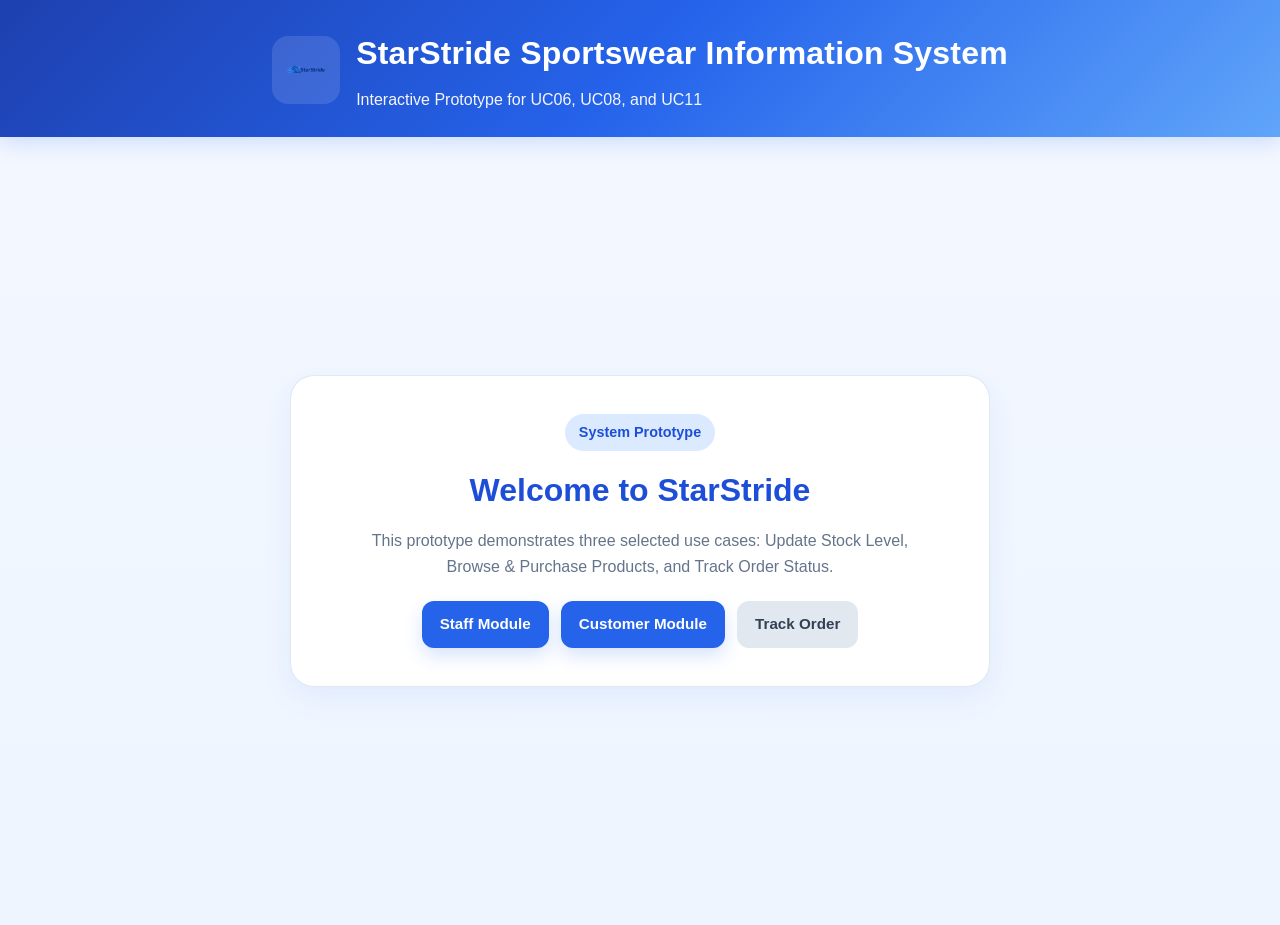
<file: index.html>
<!DOCTYPE html>
<html lang="en">
<head>
  <meta charset="UTF-8" />
  <meta name="viewport" content="width=device-width, initial-scale=1.0" />
  <title>StarStride Sportswear Information System</title>
  <link rel="stylesheet" href="styles.css" />
</head>
<body onload="initData()">
  <header class="header">
    <div class="header-inner">
      <div class="brand">
        <img src="logo.png" alt="StarStride Logo" class="logo" />
        <div>
          <h1>StarStride Sportswear Information System</h1>
          <p>Interactive Prototype for UC06, UC08, and UC11</p>
        </div>
      </div>
    </div>
  </header>

  <main class="container center-page">
    <section class="hero-card">
      <span class="badge">System Prototype</span>
      <h2>Welcome to StarStride</h2>
      <p>
        This prototype demonstrates three selected use cases:
        Update Stock Level, Browse &amp; Purchase Products, and Track Order Status.
      </p>

      <div class="home-button-group">
        <a class="btn" href="staff.html">Staff Module</a>
        <a class="btn" href="customer.html">Customer Module</a>
        <a class="btn secondary" href="track.html">Track Order</a>
      </div>
    </section>
  </main>

  <script src="app.js"></script>
</body>
</html>
</file>
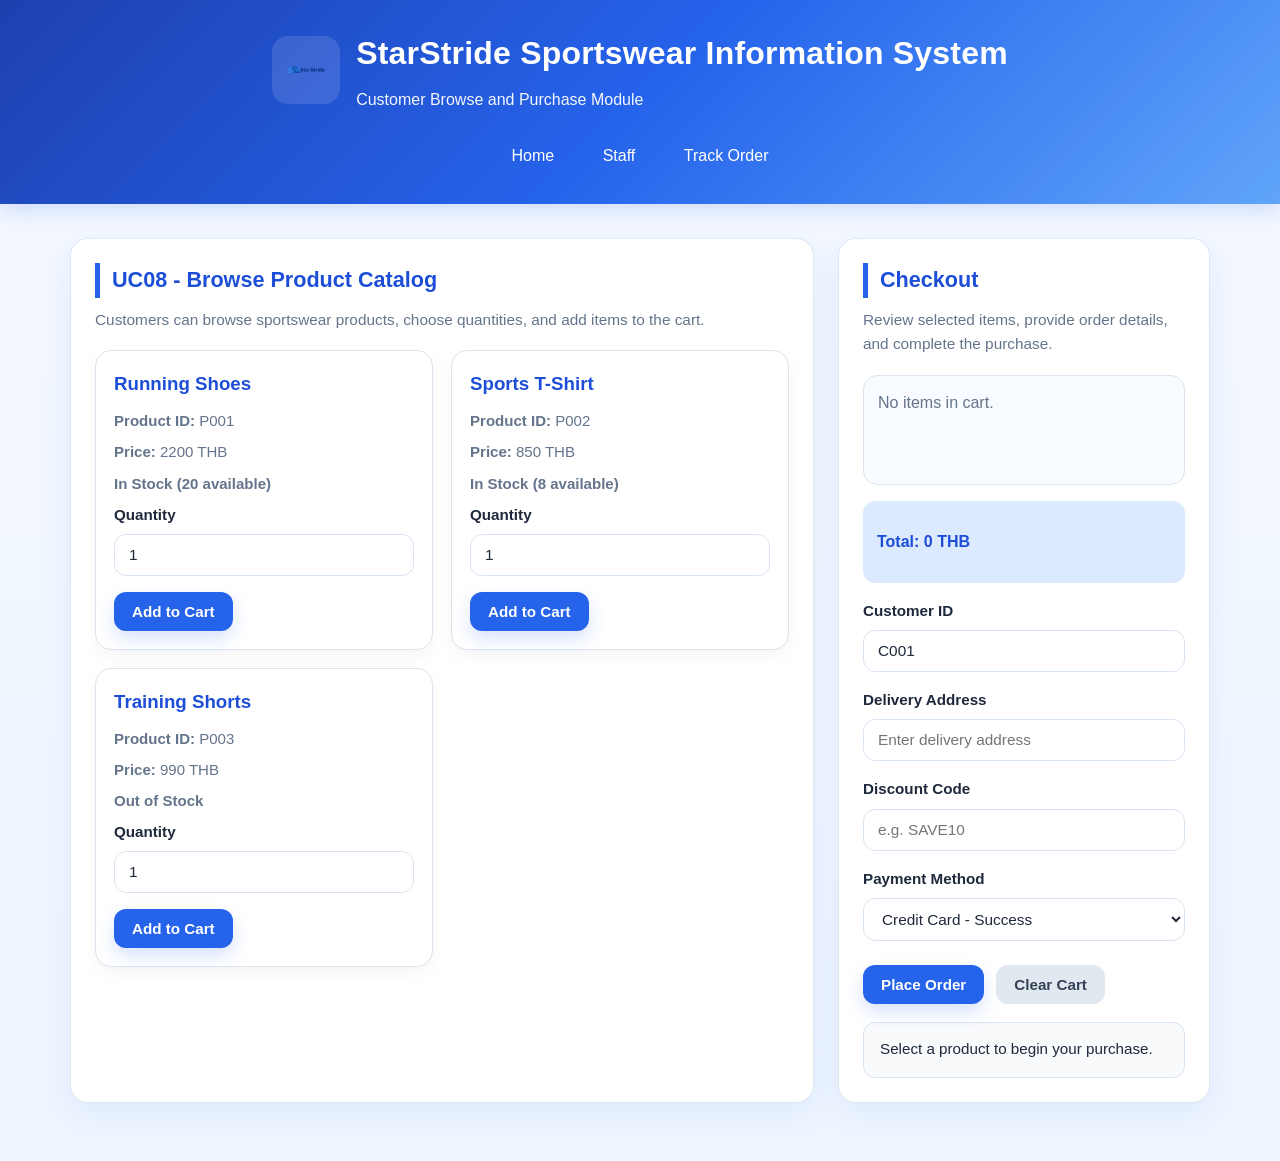
<file: customer.html>
<!DOCTYPE html>
<html lang="en">
<head>
  <meta charset="UTF-8" />
  <meta name="viewport" content="width=device-width, initial-scale=1.0" />
  <title>Customer Module - StarStride Sportswear Information System</title>
  <link rel="stylesheet" href="styles.css" />
</head>
<body onload="initData(); loadCatalog(); loadCart();">
  <header class="header">
    <div class="header-inner">
      <div class="brand">
        <img src="logo.png" alt="StarStride Logo" class="logo" />
        <div>
          <h1>StarStride Sportswear Information System</h1>
          <p>Customer Browse and Purchase Module</p>
        </div>
      </div>

      <nav class="nav">
        <a href="index.html">Home</a>
        <a href="staff.html">Staff</a>
        <a href="track.html">Track Order</a>
      </nav>
    </div>
  </header>

  <main class="container two-col">
    <section class="card">
      <h2>UC08 - Browse Product Catalog</h2>
      <p class="section-desc">
        Customers can browse sportswear products, choose quantities, and add items to the cart.
      </p>

      <div id="catalog" class="catalog"></div>
    </section>

    <section class="card">
      <h2>Checkout</h2>
      <p class="section-desc">
        Review selected items, provide order details, and complete the purchase.
      </p>

      <div id="cartItems" class="cart-box">
        <p class="empty-text">No items in cart.</p>
      </div>

      <div class="summary-box">
        <p><strong>Total:</strong> <span id="cartTotal">0</span> THB</p>
      </div>

      <label for="customerId">Customer ID</label>
      <input type="text" id="customerId" value="C001" />

      <label for="deliveryAddress">Delivery Address</label>
      <input type="text" id="deliveryAddress" placeholder="Enter delivery address" />

      <label for="discountCode">Discount Code</label>
      <input type="text" id="discountCode" placeholder="e.g. SAVE10" />

      <label for="paymentMethod">Payment Method</label>
      <select id="paymentMethod">
        <option value="success">Credit Card - Success</option>
        <option value="fail">Credit Card - Fail</option>
      </select>

      <div class="button-group">
        <button class="btn" onclick="placeOrder()">Place Order</button>
        <button class="btn secondary" onclick="clearCart()">Clear Cart</button>
      </div>

      <div id="customerMessage" class="message">Select a product to begin your purchase.</div>
    </section>
  </main>

  <script src="app.js"></script>
</body>
</html>
</file>
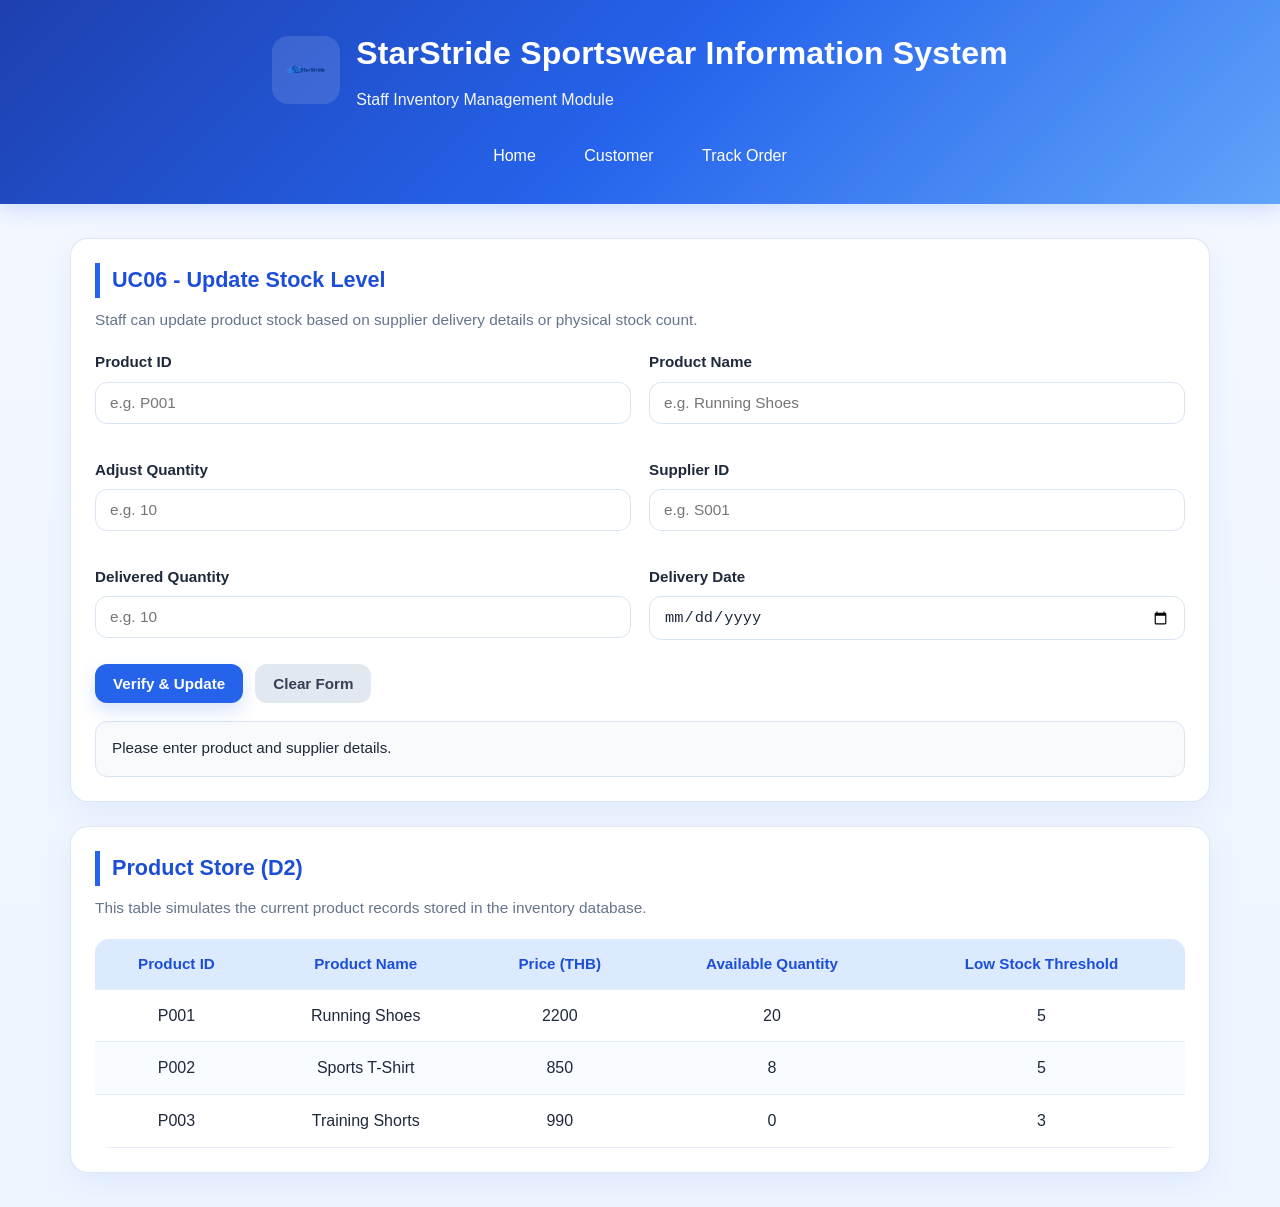
<file: staff.html>
<!DOCTYPE html>
<html lang="en">
<head>
  <meta charset="UTF-8" />
  <meta name="viewport" content="width=device-width, initial-scale=1.0" />
  <title>Staff Module - StarStride Sportswear Information System</title>
  <link rel="stylesheet" href="styles.css" />
</head>
<body onload="initData(); loadProducts();">
  <header class="header">
    <div class="header-inner">
      <div class="brand">
        <img src="logo.png" alt="StarStride Logo" class="logo" />
        <div>
          <h1>StarStride Sportswear Information System</h1>
          <p>Staff Inventory Management Module</p>
        </div>
      </div>

      <nav class="nav">
        <a href="index.html">Home</a>
        <a href="customer.html">Customer</a>
        <a href="track.html">Track Order</a>
      </nav>
    </div>
  </header>

  <main class="container">
    <section class="card">
      <h2>UC06 - Update Stock Level</h2>
      <p class="section-desc">
        Staff can update product stock based on supplier delivery details or physical stock count.
      </p>

      <div class="form-grid">
        <div>
          <label for="productId">Product ID</label>
          <input type="text" id="productId" placeholder="e.g. P001" />
        </div>

        <div>
          <label for="productName">Product Name</label>
          <input type="text" id="productName" placeholder="e.g. Running Shoes" />
        </div>

        <div>
          <label for="adjustQty">Adjust Quantity</label>
          <input type="number" id="adjustQty" placeholder="e.g. 10" />
        </div>

        <div>
          <label for="supplierId">Supplier ID</label>
          <input type="text" id="supplierId" placeholder="e.g. S001" />
        </div>

        <div>
          <label for="deliveredQty">Delivered Quantity</label>
          <input type="number" id="deliveredQty" placeholder="e.g. 10" />
        </div>

        <div>
          <label for="deliveryDate">Delivery Date</label>
          <input type="date" id="deliveryDate" />
        </div>
      </div>

      <div class="button-group">
        <button class="btn" onclick="updateStock()">Verify &amp; Update</button>
        <button class="btn secondary" onclick="resetStaffForm()">Clear Form</button>
      </div>

      <div id="staffMessage" class="message">Please enter product and supplier details.</div>
    </section>

    <section class="card">
      <h2>Product Store (D2)</h2>
      <p class="section-desc">
        This table simulates the current product records stored in the inventory database.
      </p>

      <div class="table-wrap">
        <table>
          <thead>
            <tr>
              <th>Product ID</th>
              <th>Product Name</th>
              <th>Price (THB)</th>
              <th>Available Quantity</th>
              <th>Low Stock Threshold</th>
            </tr>
          </thead>
          <tbody id="productTable"></tbody>
        </table>
      </div>
    </section>
  </main>

  <script src="app.js"></script>
</body>
</html>
</file>
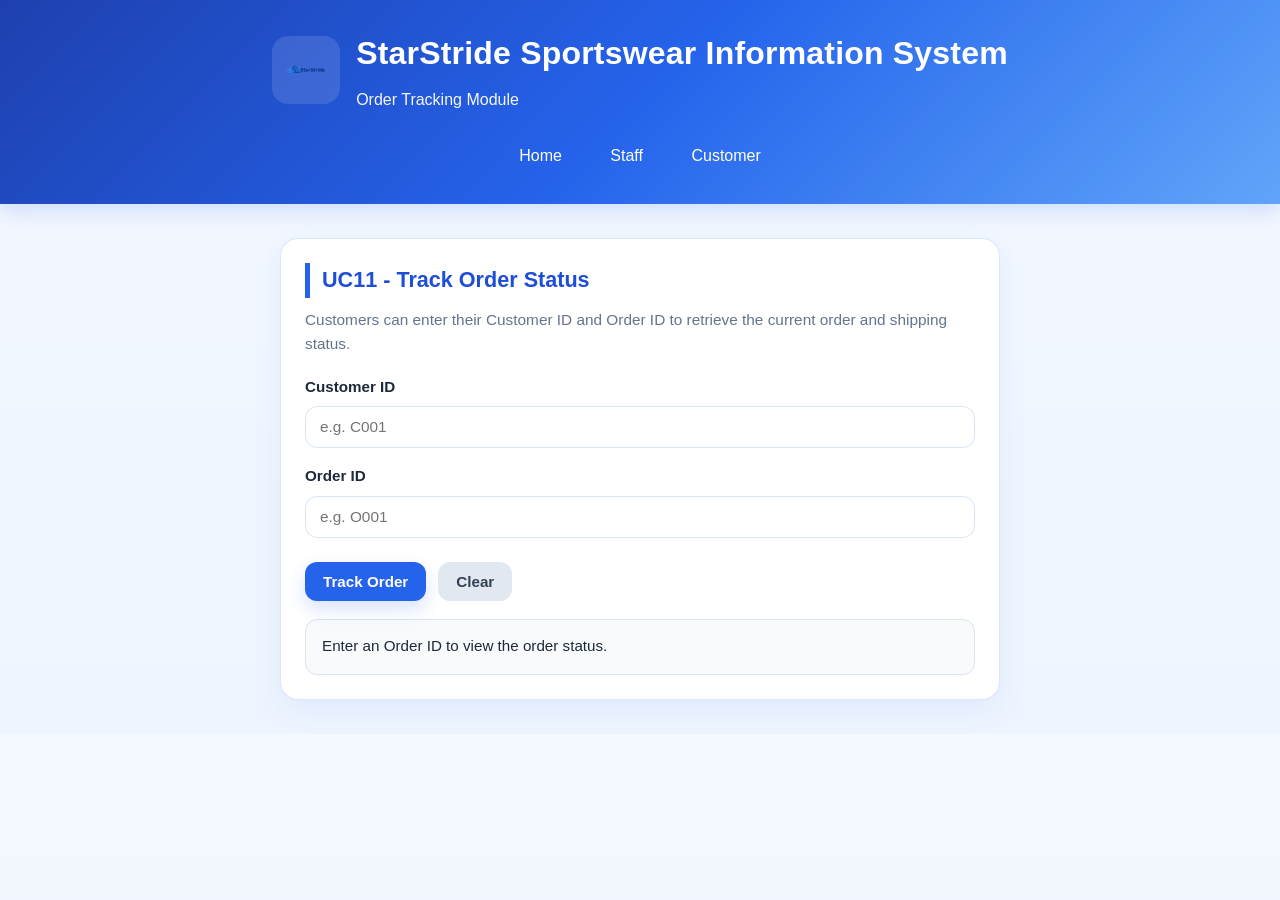
<file: track.html>
<!DOCTYPE html>
<html lang="en">
<head>
  <meta charset="UTF-8" />
  <meta name="viewport" content="width=device-width, initial-scale=1.0" />
  <title>Track Order - StarStride Sportswear Information System</title>
  <link rel="stylesheet" href="styles.css" />
</head>
<body onload="initData()">
  <header class="header">
    <div class="header-inner">
      <div class="brand">
        <img src="logo.png" alt="StarStride Logo" class="logo" />
        <div>
          <h1>StarStride Sportswear Information System</h1>
          <p>Order Tracking Module</p>
        </div>
      </div>

      <nav class="nav">
        <a href="index.html">Home</a>
        <a href="staff.html">Staff</a>
        <a href="customer.html">Customer</a>
      </nav>
    </div>
  </header>

  <main class="container narrow">
    <section class="card">
      <h2>UC11 - Track Order Status</h2>
      <p class="section-desc">
        Customers can enter their Customer ID and Order ID to retrieve the current order and shipping status.
      </p>

      <label for="trackCustomerId">Customer ID</label>
      <input type="text" id="trackCustomerId" placeholder="e.g. C001" />

      <label for="trackOrderId">Order ID</label>
      <input type="text" id="trackOrderId" placeholder="e.g. O001" />

      <div class="button-group">
        <button class="btn" onclick="trackOrder()">Track Order</button>
        <button class="btn secondary" onclick="resetTrackForm()">Clear</button>
      </div>

      <div id="trackMessage" class="message">Enter an Order ID to view the order status.</div>
    </section>
  </main>

  <script src="app.js"></script>
</body>
</html>
</file>
<file: styles.css>
:root {
  --primary: #2563eb;
  --primary-dark: #1d4ed8;
  --primary-light: #dbeafe;
  --bg: #f4f8ff;
  --bg-soft: #eef5ff;
  --card-bg: #ffffff;
  --text: #1e293b;
  --text-light: #64748b;
  --border: #d9e4f2;
  --success-bg: #ecfdf3;
  --success-text: #15803d;
  --success-border: #bbf7d0;
  --error-bg: #fef2f2;
  --error-text: #dc2626;
  --error-border: #fecaca;
  --shadow: 0 10px 30px rgba(37, 99, 235, 0.08);
  --radius: 18px;
}

* {
  box-sizing: border-box;
}

html {
  scroll-behavior: smooth;
}

body {
  margin: 0;
  font-family: "Segoe UI", Arial, sans-serif;
  background: linear-gradient(to bottom, var(--bg), var(--bg-soft));
  color: var(--text);
  line-height: 1.6;
}

/* Header */
.header {
  background: linear-gradient(135deg, #1e40af, #2563eb, #60a5fa);
  color: white;
  padding: 28px 16px 24px;
  box-shadow: 0 6px 20px rgba(37, 99, 235, 0.18);
}

.header-inner {
  max-width: 1180px;
  margin: 0 auto;
}

.brand {
  display: flex;
  align-items: center;
  justify-content: center;
  gap: 16px;
  text-align: left;
  flex-wrap: wrap;
}

.logo {
  width: 68px;
  height: 68px;
  object-fit: contain;
  background: rgba(255, 255, 255, 0.12);
  padding: 8px;
  border-radius: 16px;
}

.header h1 {
  margin: 0 0 8px;
  font-size: 2rem;
  font-weight: 700;
  letter-spacing: 0.2px;
}

.header p {
  margin: 0;
  font-size: 1rem;
  opacity: 0.95;
}

.nav {
  margin-top: 18px;
  text-align: center;
}

.nav a {
  display: inline-block;
  color: white;
  text-decoration: none;
  margin: 4px 8px;
  padding: 8px 14px;
  border-radius: 999px;
  transition: all 0.25s ease;
  font-weight: 500;
}

.nav a:hover {
  background: rgba(255, 255, 255, 0.18);
}

/* Layout */
.container {
  max-width: 1180px;
  margin: 34px auto;
  padding: 0 20px;
}

.narrow {
  max-width: 760px;
}

.center-page {
  min-height: calc(100vh - 180px);
  display: flex;
  justify-content: center;
  align-items: center;
}

.two-col {
  display: grid;
  grid-template-columns: 2fr 1fr;
  gap: 24px;
}

/* Home */
.hero-card {
  width: 100%;
  max-width: 700px;
  background: var(--card-bg);
  border: 1px solid rgba(217, 228, 242, 0.8);
  border-radius: 24px;
  box-shadow: var(--shadow);
  padding: 38px 30px;
  text-align: center;
}

.badge {
  display: inline-block;
  background: var(--primary-light);
  color: var(--primary-dark);
  padding: 7px 14px;
  border-radius: 999px;
  font-size: 0.9rem;
  font-weight: 600;
  margin-bottom: 14px;
}

.hero-card h2 {
  margin: 0 0 12px;
  font-size: 2rem;
  color: var(--primary-dark);
}

.hero-card p {
  margin: 0 auto 22px;
  max-width: 560px;
  color: var(--text-light);
}

.home-button-group {
  display: flex;
  justify-content: center;
  gap: 12px;
  flex-wrap: wrap;
}

/* Card */
.card {
  background: var(--card-bg);
  border: 1px solid rgba(217, 228, 242, 0.85);
  border-radius: var(--radius);
  box-shadow: var(--shadow);
  padding: 24px;
  margin-bottom: 24px;
}

.card h2 {
  margin-top: 0;
  margin-bottom: 10px;
  font-size: 1.35rem;
  color: var(--primary-dark);
  padding-left: 12px;
  border-left: 5px solid var(--primary);
}

.section-desc {
  margin-top: 0;
  margin-bottom: 18px;
  color: var(--text-light);
  font-size: 0.96rem;
}

/* Form */
label {
  display: block;
  margin-bottom: 7px;
  font-weight: 600;
  color: var(--text);
  font-size: 0.95rem;
}

input,
select {
  width: 100%;
  padding: 11px 14px;
  border: 1px solid var(--border);
  border-radius: 12px;
  background: #fff;
  font-size: 0.96rem;
  color: var(--text);
  margin-bottom: 16px;
  outline: none;
  transition: all 0.2s ease;
}

input:focus,
select:focus {
  border-color: var(--primary);
  box-shadow: 0 0 0 4px rgba(37, 99, 235, 0.12);
}

.form-grid {
  display: grid;
  grid-template-columns: repeat(2, 1fr);
  gap: 18px;
}

/* Buttons */
.button-group {
  display: flex;
  gap: 12px;
  flex-wrap: wrap;
  margin-top: 8px;
}

.btn {
  background: var(--primary);
  color: white;
  border: none;
  border-radius: 12px;
  padding: 11px 18px;
  font-size: 0.95rem;
  font-weight: 600;
  cursor: pointer;
  text-decoration: none;
  transition: all 0.25s ease;
  box-shadow: 0 8px 18px rgba(37, 99, 235, 0.18);
}

.btn:hover {
  background: var(--primary-dark);
  transform: translateY(-1px);
}

.btn.secondary {
  background: #e2e8f0;
  color: #334155;
  box-shadow: none;
}

.btn.secondary:hover {
  background: #cbd5e1;
}

/* Messages */
.message {
  margin-top: 18px;
  padding: 14px 16px;
  border-radius: 12px;
  border: 1px solid var(--border);
  background: #f8fafc;
  color: var(--text);
  min-height: 56px;
  font-size: 0.95rem;
}

.message.success {
  background: var(--success-bg);
  color: var(--success-text);
  border-color: var(--success-border);
}

.message.error {
  background: var(--error-bg);
  color: var(--error-text);
  border-color: var(--error-border);
}

/* Table */
.table-wrap {
  overflow-x: auto;
}

table {
  width: 100%;
  border-collapse: collapse;
  border-radius: 14px;
  overflow: hidden;
}

thead {
  background: var(--primary-light);
}

th,
td {
  padding: 13px 12px;
  text-align: center;
  border-bottom: 1px solid #e6eef8;
}

th {
  color: var(--primary-dark);
  font-size: 0.95rem;
}

tbody tr:nth-child(even) {
  background: #f8fbff;
}

tbody tr:hover {
  background: #eef5ff;
}

/* Catalog */
.catalog {
  display: grid;
  grid-template-columns: repeat(auto-fit, minmax(230px, 1fr));
  gap: 18px;
}

.product-card {
  background: #fff;
  border: 1px solid #dbe4f0;
  border-radius: 16px;
  padding: 18px;
  box-shadow: 0 6px 18px rgba(15, 23, 42, 0.04);
  transition: all 0.25s ease;
}

.product-card:hover {
  transform: translateY(-4px);
  box-shadow: 0 10px 24px rgba(37, 99, 235, 0.1);
  border-color: #bfdbfe;
}

.product-card h3 {
  margin-top: 0;
  margin-bottom: 10px;
  color: var(--primary-dark);
}

.product-card p {
  margin: 0 0 7px;
  color: var(--text-light);
  font-size: 0.94rem;
}

.stock-ok {
  color: #15803d;
  font-weight: 600;
}

.stock-low {
  color: #d97706;
  font-weight: 600;
}

.stock-out {
  color: #dc2626;
  font-weight: 700;
}

/* Cart */
.cart-box {
  background: #f8fbff;
  border: 1px solid #dbe4f0;
  border-radius: 14px;
  padding: 14px;
  margin-bottom: 16px;
  min-height: 110px;
}

.cart-item {
  display: flex;
  justify-content: space-between;
  gap: 12px;
  padding: 10px 0;
  border-bottom: 1px solid #e6eef8;
}

.cart-item:last-child {
  border-bottom: none;
}

.cart-item span {
  font-size: 0.95rem;
}

.summary-box {
  background: var(--primary-light);
  color: var(--primary-dark);
  border-radius: 12px;
  padding: 12px 14px;
  margin-bottom: 16px;
  font-weight: 600;
}

.empty-text {
  color: var(--text-light);
  margin: 0;
}

/* Responsive */
@media (max-width: 900px) {
  .two-col {
    grid-template-columns: 1fr;
  }

  .form-grid {
    grid-template-columns: 1fr;
  }

  .header h1 {
    font-size: 1.6rem;
  }

  .brand {
    text-align: center;
  }
}

@media (max-width: 520px) {
  .container {
    padding: 0 14px;
  }

  .hero-card {
    padding: 28px 18px;
  }

  .hero-card h2 {
    font-size: 1.6rem;
  }

  .btn {
    width: 100%;
    text-align: center;
  }

  .nav a {
    margin: 4px;
    padding: 7px 12px;
    font-size: 0.92rem;
  }

  .card {
    padding: 18px;
  }

  .logo {
    width: 56px;
    height: 56px;
  }
}
</file>
